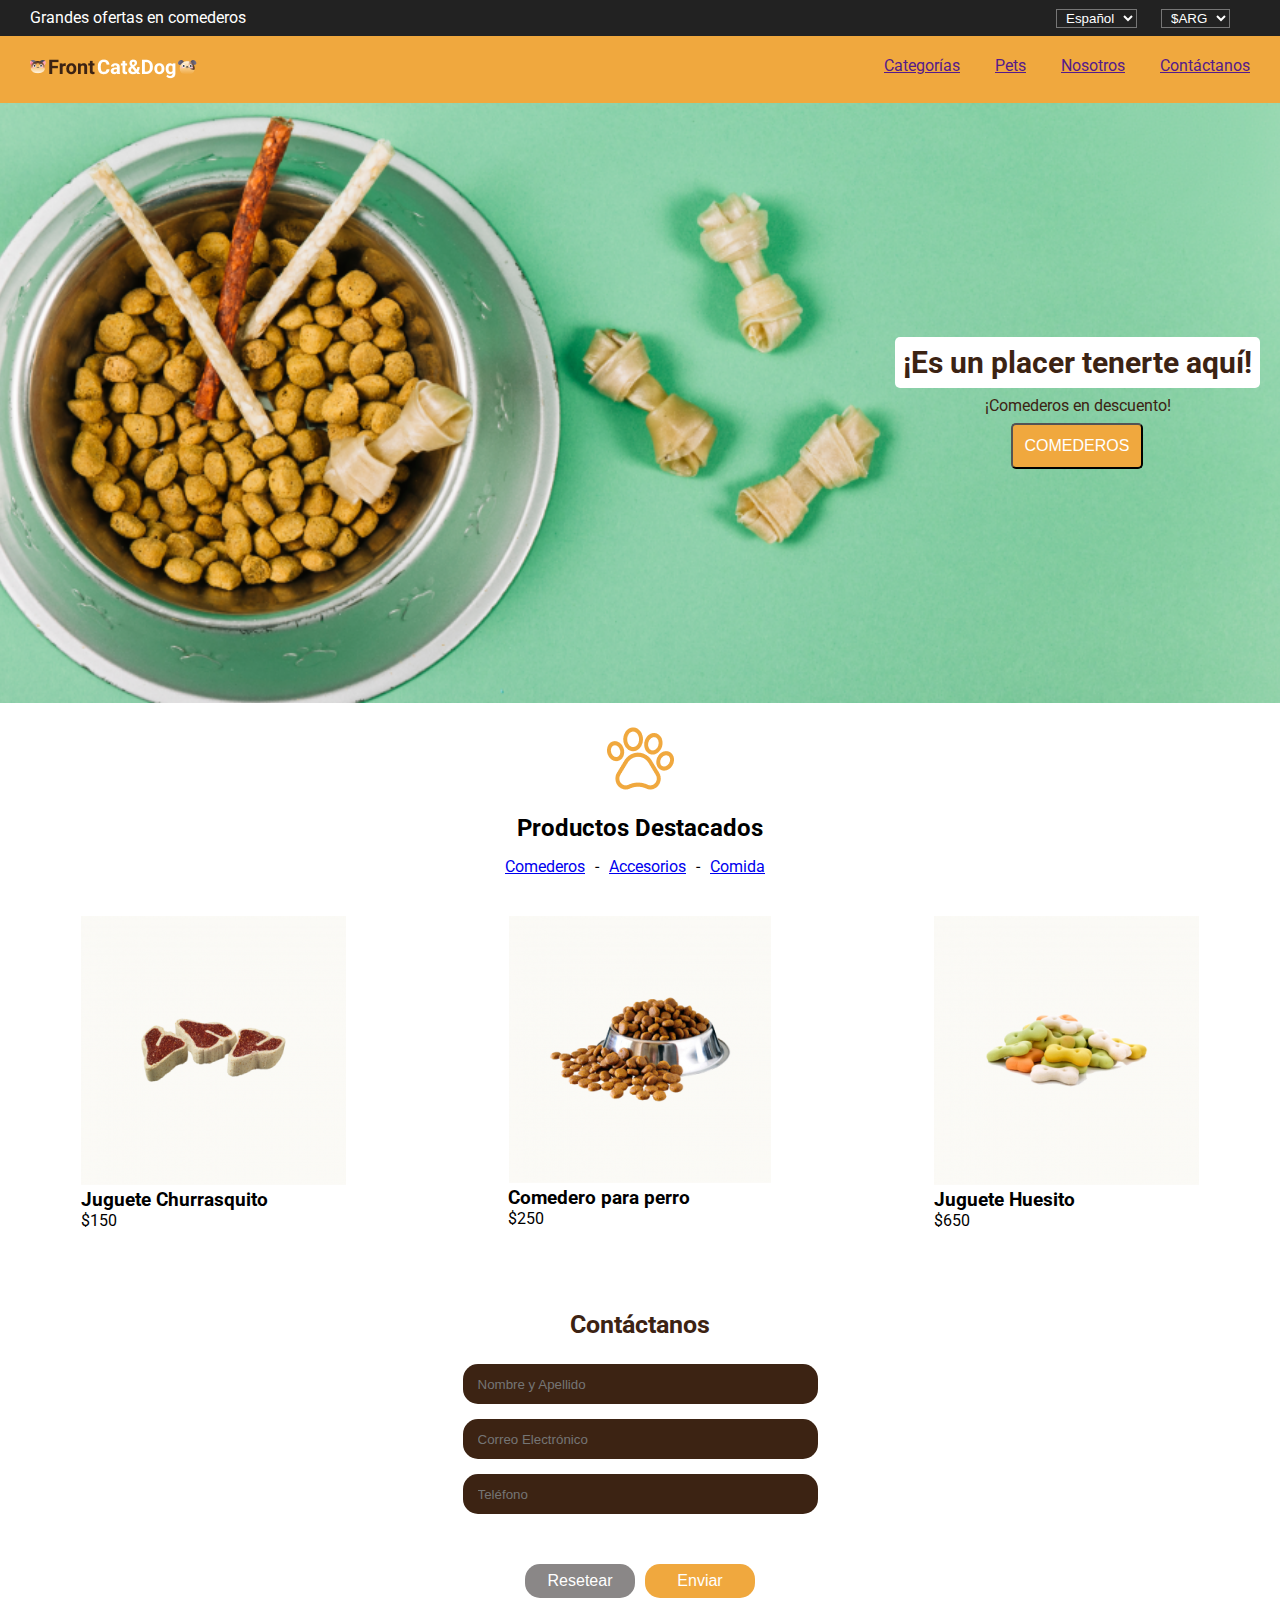
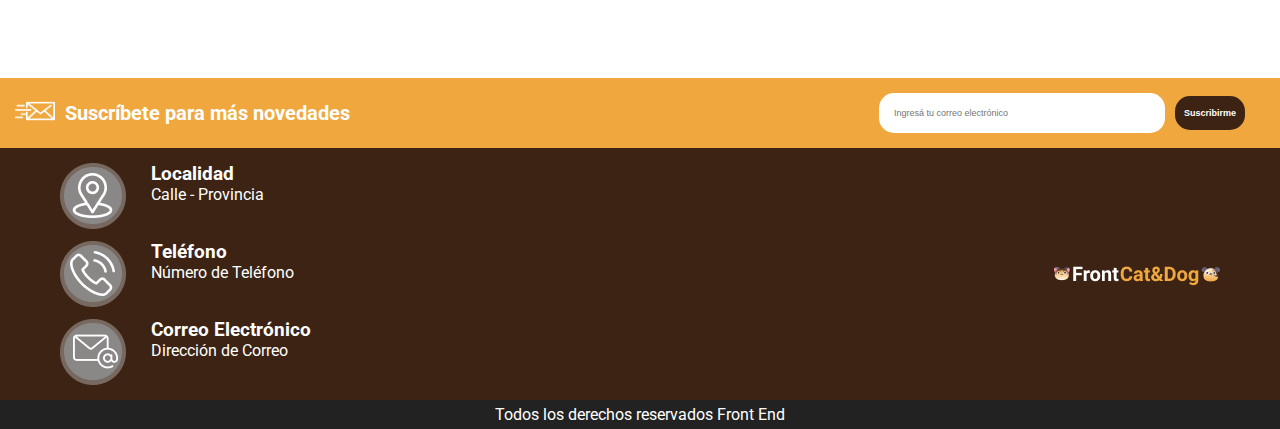
<file: Clase6-Petshop/index.html>
<!DOCTYPE html>
<html lang="en">

<head>
    <meta charset="UTF-8">
    <meta http-equiv="X-UA-Compatible" content="IE=edge">
    <meta name="viewport" content="width=device-width, initial-scale=1.0">
    <link rel="preconnect" href="https://fonts.googleapis.com">
    <link rel="preconnect" href="https://fonts.gstatic.com" crossorigin>
    <link href="https://fonts.googleapis.com/css2?family=Roboto&display=swap" rel="stylesheet">
    <link rel="stylesheet" href="https://use.fontawesome.com/releases/v5.15.4/css/all.css"
        integrity="sha384-DyZ88mC6Up2uqS4h/KRgHuoeGwBcD4Ng9SiP4dIRy0EXTlnuz47vAwmeGwVChigm" crossorigin="anonymous">
    <link rel="stylesheet" href="./css/styles.css">
    <title>Petshop</title>
</head>

<body>
    <header>
        <div id="barra-superior">
            <p>Grandes ofertas en comederos</p>
            <div>
                <select id="barra-select">
                    <option>Español</option>
                    <option>Inglés</option>
                    <option>Francés</option>
                </select>

                <select id="barra-select">
                    <option>$ARG</option>
                    <option>$COP</option>
                    <option>$US</option>
                </select>
            </div>
        </div>

        <div id="menu-principal">
            <div>
                <img src="./assets/logo-header.png" alt="Logo">
            </div>

            <!--Menú principal-->
            <nav>
                <ul type="none" id="menu-nav">
                    <li><i class="fas fa-paw nav-huella"></i><a href="">Categorías</a></li>
                    <li><i class="fas fa-paw nav-huella"></i><a href="">Pets</a></li>
                    <li><i class="fas fa-paw nav-huella"></i><a href="">Nosotros</a></li>
                    <li><i class="fas fa-paw nav-huella"></i><a href="">Contáctanos</a></li>
                </ul>
            </nav>
        </div>
    </header>

    <main>
        <!--BANNER-->
        <section>
            <div class="banner-img">
                <div class="banner-text">
                    <h2>¡Es un placer tenerte aquí!</h2>
                    <p>¡Comederos en descuento!</p>
                    <button>COMEDEROS</button>
                </div>
            </div>
        </section>

        <!--PRODUCTOS-->
        <section>
            <section>
                <div id="icono-cards">
                    <img src="./assets/patita.png" alt="Imagen patita">
                </div>

                <h2 id="title-cards">Productos Destacados</h2>

                <ul class="links-productos">
                    <li><a href="#">Comederos</a></li>
                    <li> - </li>
                    <li><a href="#">Accesorios</a></li>
                    <li> - </li>
                    <li><a href="#">Comida</a></li>
                </ul>
            </section>

            <section class="cards">
                <article>
                    <img src="./assets/churrasquito.png" alt="Juguete Churrasquito">
                    <h3>Juguete Churrasquito</h3>
                    <p>$150</p>
                </article>
                <article>
                    <img src="./assets/comedero.png" alt="Comedero para perro">
                    <h3>Comedero para perro</h3>
                    <p>$250</p>
                </article>
                <article>
                    <img src="./assets/huesito.png" alt="Juguete Huesito">
                    <h3>Juguete Huesito</h3>
                    <p>$650</p>
                </article>
            </section>
        </section>

        <!--CONTÁCTANOS-->
        <section>
            <form action="" method="post">
                <h2 id="contacto-title">Contáctanos</h2>
                <div>
                    <input type="text" placeholder="Nombre y Apellido" class="contacto-input">
                    <input type="email" placeholder="Correo Electrónico" class="contacto-input">
                    <input type="tel" placeholder="Teléfono" class="contacto-input">
                </div>
                <div class="botones">
                    <input type="reset" value="Resetear" class="boton-reset">
                    <input type="submit" value="Enviar" class="boton-send">
                </div>
            </form>
        </section>
    </main>

    <!--FOOTER-->
    <footer>
        <div class="suscribirse">
            <div class="frase-suscribirse">
                <img src="./assets/suscribirse.png" alt="Suscríbete">
                <p>Suscríbete para más novedades</p>
            </div>
            <form action="" method="post" class="form-footer">
                <input type="email" placeholder="Ingresá tu correo electrónico" class="suscribirse-input">
                <input type="submit" value="Suscribirme" class="suscribirse-boton">
            </form>
        </div>

        <div class="pie-pagina">
            <div>
                <div class="location">
                    <img src="./assets/location.png" alt="Icono Localidad">
                    <div class="text-footer">
                        <h3>Localidad</h3>
                        <p>Calle - Provincia</p>
                    </div>
                </div>
                <div class="phone">
                    <img src="./assets/telefono.png" alt="Icono Teléfono">
                    <div class="text-footer">
                        <h3>Teléfono</h3>
                        <p>Número de Teléfono</p>
                    </div>
                </div>
                <div class="email">
                    <img src="./assets/email.png" alt="Icono Email">
                    <div class="text-footer">
                        <h3>Correo Electrónico</h3>
                        <p>Dirección de Correo</p>
                    </div>
                </div>
            </div>

            <div id="logo-footer">
                <img src="./assets/logo-footer.png" alt="Logo">
            </div>
        </div>
        <p class="pie-pagina-p">Todos los derechos reservados Front End</p>
    </footer>
</body>

</html>
</file>
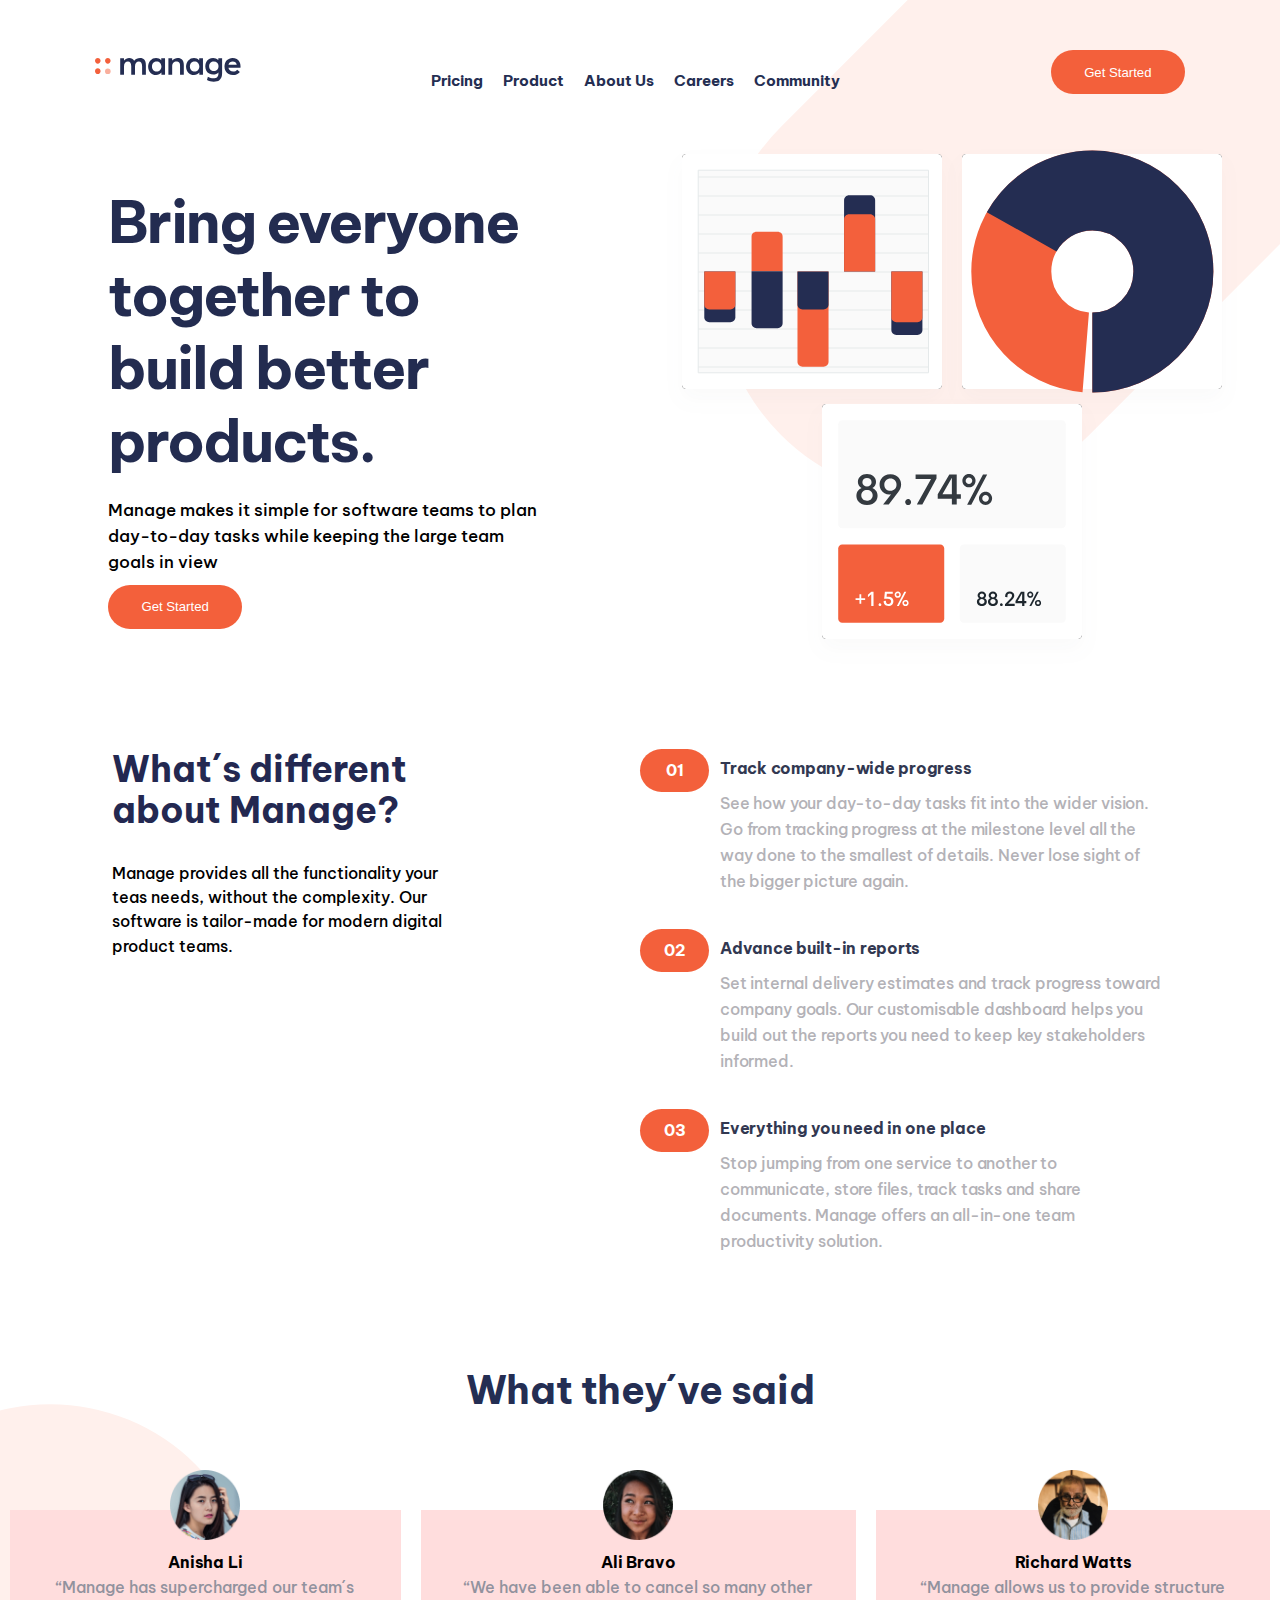
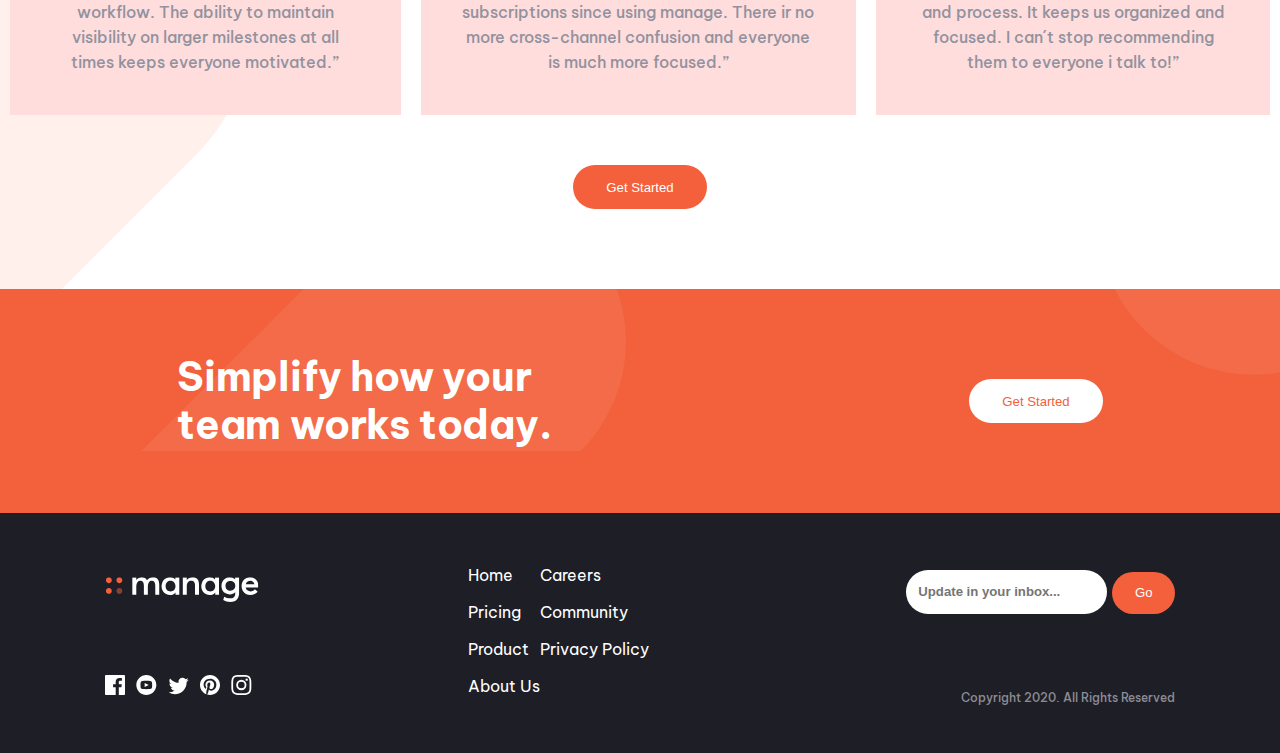
<file: PARCIAL FINAL/proyecto_final-Anny_Gonzalez/index.html>
<!DOCTYPE html>
<html lang="es">

<head>
    <!-- Required meta tags -->
    <meta charset="UTF-8">
    <meta http-equiv="X-UA-Compatible" content="IE=edge">
    <meta name="viewport" content="width=device-width, initial-scale=1.0">
    <!-- Fuentes -->
    <link rel="preconnect" href="https://fonts.googleapis.com">
    <link rel="preconnect" href="https://fonts.gstatic.com" crossorigin>
    <link href="https://fonts.googleapis.com/css2?family=Be+Vietnam+Pro&display=swap" rel="stylesheet">
    <!-- FontAwesome -->
    <link rel="stylesheet" href="https://use.fontawesome.com/releases/v5.15.4/css/all.css"
        integrity="sha384-DyZ88mC6Up2uqS4h/KRgHuoeGwBcD4Ng9SiP4dIRy0EXTlnuz47vAwmeGwVChigm" crossorigin="anonymous">
    <!-- Bootstrap CSS -->
    <link href="https://cdn.jsdelivr.net/npm/bootstrap@5.1.3/dist/css/bootstrap.min.css" rel="stylesheet"
        integrity="sha384-1BmE4kWBq78iYhFldvKuhfTAU6auU8tT94WrHftjDbrCEXSU1oBoqyl2QvZ6jIW3" crossorigin="anonymous">
    <!-- Mi CSS -->
    <link rel="stylesheet" href="./css/styles.css">
    <title>Proyecto Final</title>
</head>

<body>
    <!-- Navbar -->
    <header id="menu-principal">
        <div>
            <img src="./assets/logo.svg" alt="Logo">
        </div>

        <!--Menú principal-->
        <nav>
            <ul type="none" id="menu-nav">
                <li><a href="" class="enlaces">Pricing</a></li>
                <li><a href="" class="enlaces">Product</a></li>
                <li><a href="" class="enlaces">About Us</a></li>
                <li><a href="" class="enlaces">Careers</a></li>
                <li><a href="" class="enlaces">Community</a></li>
            </ul>
        </nav>

        <button type="button" class="btn btn-primary button btn1">Get Started</button>

        <div id="menu-hamburger">
            <img src="./assets/icon-hamburger.svg" alt="menu-mobile">
        </div>
    </header>

    <main>
        <!-- Primera Sección: Home -->
        <section id="section1">
            <div id="section1-text">
                <h1>Bring everyone together to build better products.</h1>
                <p>Manage makes it simple for software teams to plan day-to-day tasks while keeping the large team
                    goals
                    in
                    view
                </p>
                <div class="btn-principal">
                    <button type="button" class="btn btn-primary button btn1">Get Started</button>
                </div>
            </div>
            <div id="section1-img">
                <img src="./assets/ilustracion.svg" alt="">
            </div>
        </section>

        <!-- Segunda Sección: Sobre Nosotros -->
        <section id="section2">
            <article id="section2-text">
                <h3>What´s different about Manage?</h3>
                <p>Manage provides all the functionality your teas needs, without the complexity. Our software is
                    tailor-made for modern digital product teams.</p>
            </article>
            <article id="section2-list">
                <ol>
                    <li class="list-items item1">
                        <h3>Track company-wide progress</h3>
                        <p>See how your day-to-day tasks fit into the wider vision. Go from tracking progress at the
                            milestone level all the way done to the smallest of details. Never lose sight of the bigger
                            picture again.</p>
                    </li>
                    <li class="list-items item2">
                        <h3>Advance built-in reports</h3>
                        <p>Set internal delivery estimates and track progress toward company goals. Our customisable
                            dashboard helps you build out the reports you need to keep key stakeholders informed.</p>
                    </li>
                    <li class="list-items item3">
                        <h3>Everything you need in one place</h3>
                        <p>Stop jumping from one service to another to communicate, store files, track tasks and share
                            documents. Manage offers an all-in-one team productivity solution.</p>
                    </li>
                </ol>
            </article>
        </section>

        <!-- Tercera Sección: Testimonios -->
        <section id="section3">
            <h3>What they´ve said</h3>

            <div id="testimonios">
                <div class="box-container box-oculta">
                    <div class="foto">
                        <img src="./assets/avatar-anisha.png" alt="Foto de perfil">
                    </div>
                    <div class="box">
                        <h3 class="name">Anisha Li</h3>
                        <p class="mensaje">“Manage has supercharged our team´s workflow. The ability to maintain
                            visibility
                            on larger
                            milestones
                            at all times keeps everyone motivated.”</p>
                    </div>
                </div>

                <div class="box-container">
                    <div class="foto">
                        <img src="./assets/avatar-ali.png" alt="Foto de perfil">
                    </div>
                    <div class="box">
                        <h3 class="name">Ali Bravo</h3>
                        <p class="mensaje">“We have been able to cancel so many other subscriptions since using manage.
                            There ir no more
                            cross-channel confusion and everyone is much more focused.”</p>
                    </div>
                </div>

                <div class="box-container box-oculta">
                    <div class="foto">
                        <img src="./assets/avatar-richard.png" alt="Foto de perfil">
                    </div>
                    <div class="box">
                        <h3 class="name">Richard Watts</h3>
                        <p class="mensaje">“Manage allows us to provide structure and process. It keeps us organized and
                            focused. I can´t
                            stop
                            recommending them to everyone i talk to!”</p>
                    </div>
                </div>
            </div>
            <div id="puntos">
                <i class="fas fa-ellipsis-h carrusel"></i>
            </div>
            <div class="btn-center">
                <button type="button" class="btn btn-primary button btn1">Get Started</button>
            </div>
        </section>

        <!-- Cuarta Sección: Frase Final -->
        <section id="frase-final">
            <p>Simplify how your team works today.</p>
            <button type="button" class="btn btn-primary button btn2">Get Started</button>
        </section>
    </main>

    <footer id="pie-pagina">
        <div class="icons">
            <img src="./assets/logo_footer.svg" alt="Logo" id="logo-footer">
            <div>
                <a href="#" target="_blank"><img src="./assets/icon-facebook.svg" alt="" class="icon"></a>
                <a href="#" target="_blank"><img src="./assets/icon-youtube.svg" alt="" class="icon"></a>
                <a href="#" target="_blank"><img src="./assets/icon-twitter.svg" alt="" class="icon"></a>
                <a href="#" target="_blank"><img src="./assets/icon-pinterest.svg" alt="" class="icon"></a>
                <a href="#" target="_blank"><img src="./assets/icon-instagram.svg" alt="" class="icon"></a>
            </div>
        </div>
        <div class="nav-footer">
            <div class="col-1">
                <a href="" class="links-footer">Home</a>
                <a href="" class="links-footer">Pricing</a>
                <a href="" class="links-footer">Product</a>
                <a href="" class="links-footer">About Us</a>
            </div>
            <div class="col-2">
                <a href="" class="links-footer">Careers</a>
                <a href="" class="links-footer">Community</a>
                <a href="" class="links-footer">Privacy Policy</a>
            </div>
        </div>
        <div>
            <form action="" method="post" class="form-footer">
                <input type="email" placeholder="Update in your inbox..." required class="input-footer">
                <input type="submit" value="Go" class="button btn1 btn-form">
            </form>
            <p id="copyright">Copyright 2020. All Rights Reserved</p>
        </div>
    </footer>
</body>

</html>
</file>
<file: Clase6-Petshop/css/styles.css>
* {
  margin: 0;
  padding: 0;
}

html {
  font-family: "Roboto", sans-serif;
}

/****HEADER****/

/*****Barra Superior*****/
#barra-superior {
  background-color: rgba(34, 34, 34, 1);
  color: rgb(255, 255, 255);
  display: flex;
  justify-content: space-between;
  padding: 8px 30px;
}

#barra-select {
  background-color: rgba(34, 34, 34, 1);
  color: rgb(255, 255, 255);
  padding-left: 5px;
  padding-right: 5px;
  margin-right: 20px;
}

/****Menú Principal****/

#menu-principal {
  background-color: rgba(240, 168, 62, 1);
  color: rgb(255, 255, 255);
  display: flex;
  justify-content: space-between;
  padding: 20px 30px;
}

#menu-nav {
  display: flex;
  justify-content: space-evenly;
}

.nav-huella {
  color: rgb(255, 255, 255);
  margin-right: 5px;
  margin-left: 30px;
}

/****MAIN****/

/*****Sección Banner*****/
.banner-img {
  background-image: url(../assets/fondo.png);
  background-repeat: no-repeat;
  background-size: cover;
  background-position: center;
  height: 600px;
  display: flex;
  justify-content: flex-end;
  align-items: center;
}

.banner-text h2 {
  background-color: rgba(255, 255, 255, 1);
  color: rgba(60, 35, 19, 1);
  font-size: 30px;
  text-align: center;
  border-radius: 5px;
  padding: 8px;
  margin-right: 20px;
  margin-bottom: 8px;
}

.banner-text p {
  font-size: 16px;
  color: rgba(60, 35, 19, 1);
  text-align: center;
  margin-right: 20px;
  margin-bottom: 8px;
}

.banner-text button {
  background-color: rgba(240, 168, 62, 1);
  color: rgb(255, 255, 255);
  font-size: 16px;
  border-radius: 5px;
  /*align-self: center;*/
  padding: 12px;
  margin-left: 30%;
}

/*****Sección Productos*****/
#icono-cards {
  display: flex;
  justify-content: center;
  margin: 20px;
}

#title-cards {
  text-align: center;
  margin-bottom: 15px;
}

.links-productos {
  display: flex;
  justify-content: center;
}

.links-productos li {
  list-style: none;
  margin-right: 10px;
}

.cards {
  display: flex;
  justify-content: space-around;
  margin-top: 40px;
  margin-bottom: 40px;
}

/*****Formulario de Contacto*****/
#contacto-title {
  color: rgba(60, 35, 19, 1);
  font-size: 25px;
  text-align: center;
  margin-top: 80px;
  margin-bottom: 25px;
}

.contacto-input {
  background-color: rgba(60, 35, 19, 1);
  color: rgba(255, 255, 255, 1);
  border: none;
  border-radius: 15px;
  width: 340px;
  height: 40px;
  display: block;
  margin: auto;
  padding-left: 15px;
  margin-bottom: 15px;
}

.botones {
  display: flex;
  justify-content: center;
}

.boton-reset {
  background-color: rgba(138, 135, 135, 1);
  color: rgba(255, 255, 255, 1);
  width: 110px;
  height: 34px;
  text-align: center;
  font-size: 16px;
  border-radius: 15px;
  border: none;
  margin-top: 35px;
  margin-right: 5px;
  margin-bottom: 30px;
}

.boton-send {
  background-color: rgba(240, 168, 62, 1);
  color: rgba(255, 255, 255, 1);
  width: 110px;
  height: 34px;
  text-align: center;
  font-size: 16px;
  border-radius: 15px;
  border: none;
  margin-top: 35px;
  margin-left: 5px;
  margin-bottom: 30px;
}

/****FOOTER****/
.suscribirse {
  background-color: rgba(240, 168, 62, 1);
  display: flex;
  justify-content: space-between;
  align-items: center;
  padding: 15px;
  margin-top: 50px;
}

.frase-suscribirse {
  display: flex;
  justify-content: space-around;
}

.frase-suscribirse img {
  width: 40px;
  height: 20px;
}

.frase-suscribirse p {
  color: rgba(255, 255, 255, 1);
  font-size: 20px;
  font-weight: bold;
  margin-left: 10px;
}

.form-footer {
  display: flex;
}

.suscribirse-input {
  background-color: rgba(255, 255, 255, 1);
  color: rgba(160, 160, 160, 1);
  font-size: 9px;
  border-radius: 15px;
  border: none;
  width: 271px;
  height: 40px;
  padding-left: 15px;
}

.suscribirse-boton {
  background-color: rgba(60, 35, 19, 1);
  color: rgba(255, 255, 255, 1);
  font-size: 9px;
  font-weight: bold;
  border-radius: 15px;
  border: none;
  width: 70px;
  height: 34px;
  margin-top: 3px;
  margin-right: 20px;
  margin-left: 10px;
}

.pie-pagina {
  display: flex;
  justify-content: space-between;
  background: rgba(60, 35, 19, 1);
  color: rgb(255, 255, 255);
  padding: 15px 60px;
}

.location {
  display: flex;
  margin-bottom: 12px;
}

.phone {
  display: flex;
  margin-bottom: 12px;
}

.email {
  display: flex;
}

.text-footer {
  margin-left: 25px;
}

#logo-footer {
  display: flex;
  align-items: center;
}

.pie-pagina-p {
  background: rgba(34, 34, 34, 1);
  color: rgb(255, 255, 255);
  text-align: center;
  padding: 5px;
}
</file>
<file: PARCIAL FINAL/proyecto_final-Anny_Gonzalez/css/styles.css>
* {
  margin: 0;
  padding: 0;
  box-sizing: border-box;
}

body {
  font-family: "Be Vietnam Pro", sans-serif;
  background-image: url(../assets/bg-tablet-pattern.svg);
  background-repeat: no-repeat;
  background-position: 56vw -35vh;
}

/****HEADER****/
/*****Navbar*****/
#menu-principal {
  display: flex;
  justify-content: space-around;
  align-items: center;
  margin-top: 50px;
  margin-bottom: 50px;
}

#menu-nav {
  display: flex;
  align-items: center;
  padding-top: 15px;
}

#menu-nav > li {
  margin-right: 20px;
}

.enlaces {
  text-decoration: none;
  color: rgba(36, 46, 82, 1);
  font-weight: bold;
  font-size: 15px;
  line-height: 19px;
}

.button {
  display: flex;
  align-items: center;
  justify-content: center;
  border-radius: 50px;
  border: none;
  font-weight: 500;
  font-size: 13.1806px;
  line-height: 19px;
  width: 134px;
  height: 44px;
}

.btn1 {
  background-color: rgba(243, 96, 59, 1);
  color: rgba(255, 255, 255, 1);
}

#menu-hamburger {
  display: none;
}

/****MAIN****/
/******Primera Sección: Home******/
main {
  background-image: url(../assets/bg-tablet-pattern.svg);
  background-repeat: no-repeat;
  background-position: -40vw 140vh;
  background-size: 60vw;
}

#section1 {
  display: flex;
  justify-content: space-around;
  margin-top: 20px;
  margin-bottom: 80px;
  margin-left: 30px;
}

#section1-text {
  width: 35%;
  height: auto;
  display: flex;
  flex-direction: column;
  justify-content: center;
}

#section1-text > h1 {
  font-weight: bold;
  font-size: 58px;
  letter-spacing: -0.035em;
  color: #232c50;
  margin-bottom: 20px;
}

#section1-text > p {
  font-weight: 500;
  font-size: 16.5584px;
  line-height: 157.1%;
  color: #000000;
}

#section1-img {
  display: flex;
  justify-content: center;
  width: 40%;
  height: auto;
}

.btn-principal {
  margin-top: 10px;
}

/******Segunda Sección: Sobre Nosotros******/
#section2 {
  display: flex;
  justify-content: space-around;
}

/****** 2a) Párrafo ******/

#section2-text {
  width: 30%;
  height: auto;
}

#section2-text > h3 {
  color: rgba(35, 40, 81, 1);
  font-weight: bold;
  font-size: 36px;
  line-height: 114.6%;
  /* or 41px */
  margin-bottom: 30px;
}

#section2-text > p {
  color: rgba(0, 0, 0, 1);
  font-weight: 500;
  font-size: 16px;
  line-height: 151.1%;
  /* or 24px */
  width: 90%;
}

/****** 2b) Lista ******/

#section2-list {
  width: 35%;
  height: auto;
}

.list-items {
  list-style: none;
}

.list-items::before {
  width: 69px;
  height: 43px;
  background: rgba(243, 96, 59, 1);
  color: rgba(255, 255, 255, 1);
  font-weight: bold;
  font-size: 16px;
  line-height: 23px;
  border-radius: 30px;
  border: none;
  display: flex;
  justify-content: center;
  align-items: center;
  margin-left: -80px;
  margin-right: 10px;
}

.item1::before {
  content: "01";
}

.item2::before {
  content: "02";
}

.item3::before {
  content: "03";
}

.list-items > h3 {
  color: rgba(50, 56, 81, 1);
  font-weight: bold;
  font-size: 16px;
  line-height: 23px;
  letter-spacing: -0.015em;
  margin-top: -35px;
  margin-bottom: 10px;
}

.list-items > p {
  color: rgba(179, 178, 183, 1);
  font-weight: 500;
  font-size: 16.2984px;
  line-height: 26px;
  display: flex;
  align-items: center;
  letter-spacing: -0.01em;
  margin-bottom: 35px;
}

/******Tercera Sección: Testimonios******/
#section3 {
  margin-top: 70px;
  margin-bottom: 80px;
}

#section3 > h3 {
  text-align: center;
  color: rgba(36, 46, 83, 1);
  font-weight: bold;
  font-size: 39.2143px;
  line-height: 156.6%;
  /* or 61px */
  letter-spacing: -0.01em;
  margin-bottom: 25px;
}

#testimonios {
  display: flex;
  justify-content: space-evenly;
  margin-top: 50px;
  margin-bottom: 50px;
}

.box-container {
  margin-right: 10px;
  margin-left: 10px;
}

.box {
  padding: 40px;
  background-color: rgb(255, 221, 221);
}

.foto {
  display: flex;
  justify-content: center;
  align-items: center;
  margin-bottom: -30px;
}

.foto > img {
  width: 70px;
  height: 70px;
}

.name {
  font-weight: bold;
  font-size: 16.0714px;
  line-height: 156.6%;
  /* or 25px */
  letter-spacing: -0.01em;
  text-align: center;
}

.mensaje {
  color: rgb(146, 146, 158);
  font-weight: 500;
  font-size: 16px;
  line-height: 156.6%;
  /* or 25px */
  display: flex;
  align-items: center;
  text-align: center;
}

.btn-center {
  display: flex;
  justify-content: center;
}

#puntos {
  display: none;
}

/******Cuarta Sección: Frase Final******/
#frase-final {
  background-color: rgba(243, 97, 60, 1);
  background-image: url(../assets/bg-simplify-section-desktop.svg);
  background-repeat: no-repeat;
  background-position: 11vw -22vh;
  height: 224px;
  display: flex;
  justify-content: space-around;
  align-items: center;
}

#frase-final > p {
  color: rgba(255, 255, 255, 1);
  font-weight: bold;
  font-size: 40px;
  line-height: 48px;
  display: flex;
  align-items: center;
  letter-spacing: -0.005em;
  width: 438px;
  height: 96px;
}

.btn2 {
  background-color: rgba(255, 255, 255, 1);
  color: rgba(243, 96, 59, 1);
}

/****FOOTER****/

#pie-pagina {
  background-color: rgba(30, 30, 38, 1);
  color: rgba(255, 255, 255, 1);
  display: flex;
  justify-content: space-around;
  align-items: center;
  height: 240px;
  padding-top: 10px;
}

.icons {
  display: flex;
  flex-direction: column;
  justify-content: space-around;
}

#logo-footer {
  margin-bottom: 70px;
}

.icon {
  margin-right: 7px;
}

.nav-footer {
  display: flex;
  justify-content: space-between;
  padding-right: 3rem;
}

.nav-footer .col-1 {
  width: auto;
}

.links-footer {
  text-decoration: none;
  color: rgba(255, 255, 255, 1);
  display: block;
  font-size: 16px;
  line-height: 23px;
  margin-bottom: 14px;
}

.form-footer {
  margin-bottom: 75px;
  display: flex;
}

.input-footer {
  background-color: rgba(255, 255, 255, 1);
  color: rgba(160, 160, 160, 1);
  width: 201px;
  height: 44px;
  border-radius: 50px;
  border: none;
  font-weight: 600;
  font-size: 13.18px;
  line-height: 19px;
  padding-left: 12px;
}

.btn-form {
  width: 63px;
  height: 42px;
  margin-top: 2px;
  margin-left: 5px;
}

.btn-form:hover {
  background-color: rgb(255, 121, 143);
  color: rgb(0, 0, 0);
}

#copyright {
  color: rgba(140, 140, 148, 1);
  font-size: 12px;
  font-weight: 500;
  line-height: 18px;
  text-align: end;
}

@media (max-width: 375px) {
  * {
    margin: 0;
    padding: 0;
    box-sizing: border-box;
  }
  /*HEADER*/
  #menu-nav {
    display: none;
  }
  header .btn1 {
    display: none;
  }
  #menu-hamburger {
    display: block;
  }
  /*MAIN*/
  /******Primera Sección: Home******/
  #section1 {
    flex-direction: column-reverse;
  }
  #section1-img {
    width: 100%;
    margin-bottom: 20px;
  }
  #section1-img > img {
    width: 80%;
  }
  #section1-text {
    text-align: center;
    width: 90%;
    margin-bottom: 40px;
  }
  #section1-text > h1 {
    font-size: 30px;
  }
  .btn-principal {
    display: flex;
    justify-content: center;
  }
  /******Segunda Sección: Sobre Nosotros******/
  #section2 {
    flex-direction: column;
  }
  #section2-text {
    width: 90%;
    text-align: center;
    margin-left: 15px;
    margin-bottom: 30px;
  }
  #section2-text > p {
    margin-left: 20px;
  }
  #section2-list {
    width: 90%;
    text-align: center;
  }
  .list-items::before {
    margin-left: -30px;
  }
  .list-items {
    text-align: left;
  }
  .list-items > h3 {
    margin-left: 45px;
    background-color: rgb(255, 221, 221);
  }
  /******Tercera Sección: Testimonios******/
  .box-oculta {
    display: none;
  }
  #puntos {
    display: flex;
    justify-content: center;
    margin-bottom: 25px;
  }
  .carrusel {
    font-size: x-large;
  }
  /******Cuarta Sección: Frase Final******/
  #frase-final {
    flex-direction: column;
    width: 100%;
    height: 250px;
    padding-bottom: 20px;
    background-position: 5vw -15vh;
  }
  #frase-final > p {
    width: 80%;
    text-align: center;
    margin-top: 30px;
  }
  /******FOOTER******/
  #pie-pagina {
    flex-direction: column-reverse;
    height: auto;
  }
  .form-footer {
    position: relative;
    top: 50px;
  }
  #nav-footer {
    display: flex;
    justify-content: space-around;
  }
  .icons {
    flex-direction: column-reverse;
    margin-top: 40px;
  }
  #logo-footer {
    margin-top: 50px;
  }
  .icon {
    font-size: xx-large;
    margin-right: 25px;
  }
  #copyright {
    position: relative;
    top: 360px;
    text-align: center;
  }
}
</file>
